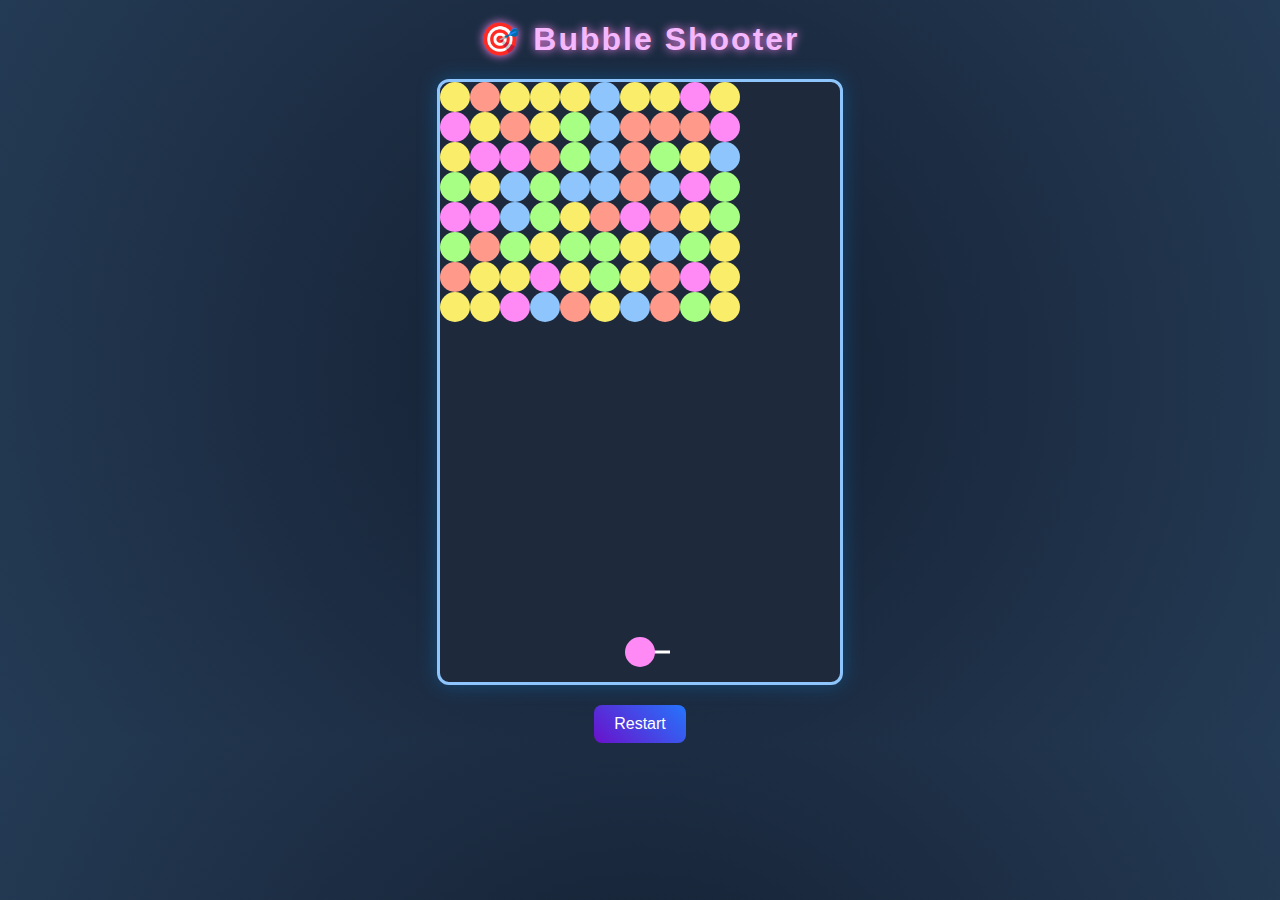
<file: games/Bubble Shooter/index.html>
<!DOCTYPE html>
<html lang="en">
<head>
  <meta charset="UTF-8" />
  <meta name="viewport" content="width=device-width, initial-scale=1.0" />
  <title>Bubble Shooter</title>
  <link rel="stylesheet" href="style.css" />
</head>
<body>
  <h1>🎯 Bubble Shooter</h1>
  <canvas id="gameCanvas"></canvas>
  <div class="controls">
    <button id="restartBtn">Restart</button>
  </div>

  <script src="script.js"></script>
</body>
</html>
</file>
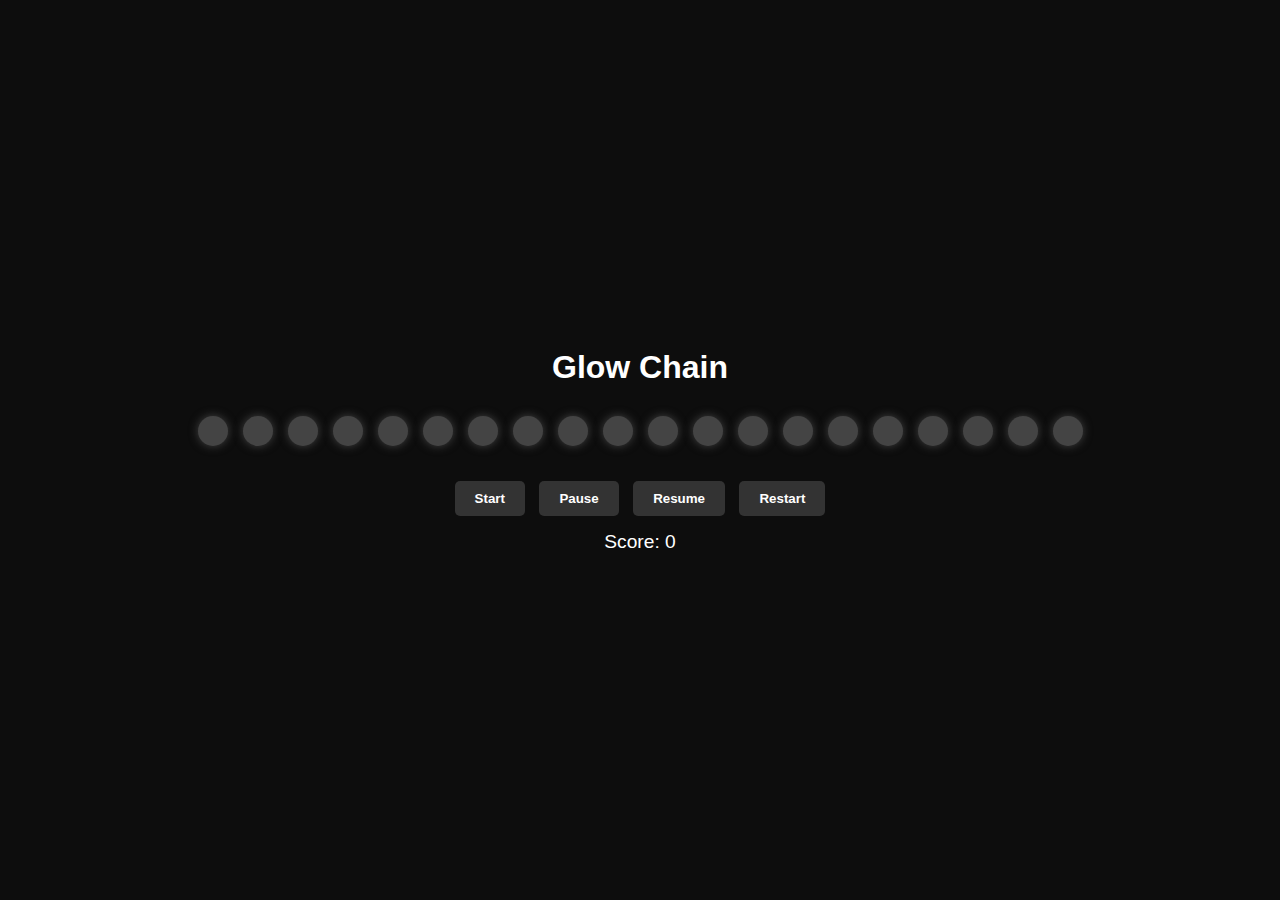
<file: games/glow-chain/index.html>
<!DOCTYPE html>
<html lang="en">
<head>
  <meta charset="UTF-8">
  <meta name="viewport" content="width=device-width, initial-scale=1.0">
  <link rel="stylesheet" href="style.css">
</head>
<body>
  <div class="game-container">
    <h1>Glow Chain</h1>
    <div class="bulb-line" id="bulb-line"></div>
    <div class="controls">
      <button id="start-btn">Start</button>
      <button id="pause-btn">Pause</button>
      <button id="resume-btn">Resume</button>
      <button id="restart-btn">Restart</button>
    </div>
    <p id="score">Score: 0</p>
    <p id="message"></p>
  </div>
  <audio id="pop-sound" src="https://www.soundjay.com/button/sounds/button-16.mp3"></audio>
  <audio id="bg-music" src="https://www.soundhelix.com/examples/mp3/SoundHelix-Song-1.mp3" loop></audio>
  <script src="script.js"></script>
</body>
</html>
</file>
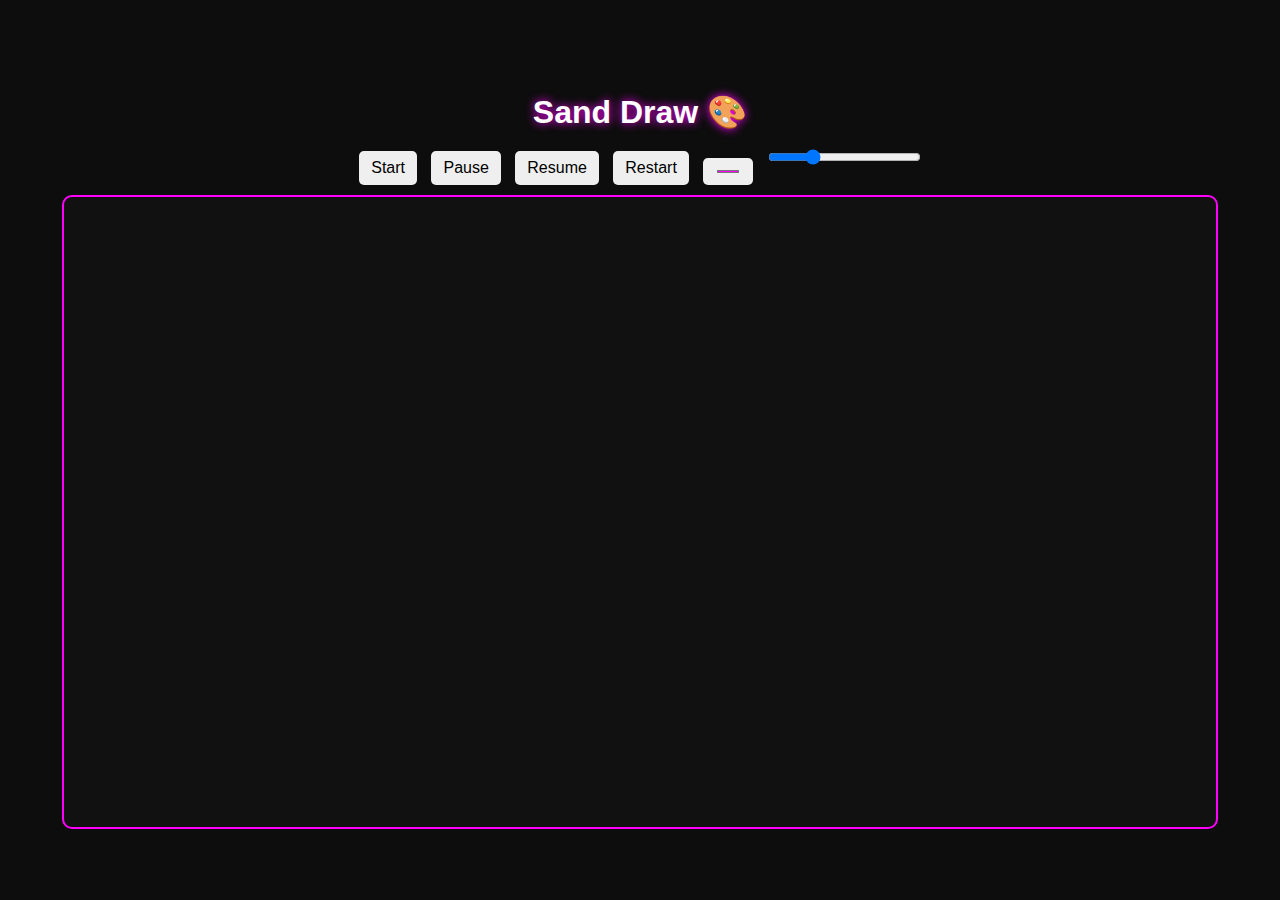
<file: games/sand-draw/index.html>
<!DOCTYPE html>
<html lang="en">
<head>
    <meta charset="UTF-8" />
    <meta name="viewport" content="width=device-width, initial-scale=1.0" />
    <link rel="stylesheet" href="style.css" />
</head>
<body>
    <div class="game-ui">
        <h1>Sand Draw 🎨</h1>
        <div class="controls">
            <button id="start-btn">Start</button>
            <button id="pause-btn">Pause</button>
            <button id="resume-btn">Resume</button>
            <button id="restart-btn">Restart</button>
            <input type="color" id="color-picker" value="#ff00ff" title="Line Color">
            <input type="range" id="thickness" min="1" max="10" value="3" title="Line Thickness">
        </div>
        <canvas id="sandCanvas"></canvas>
    </div>

    <!-- Optional sound -->
    <audio id="draw-sound" src="https://www.soundjay.com/misc/sounds/laser-01.mp3"></audio>

    <script src="script.js"></script>
</body>
</html>
</file>
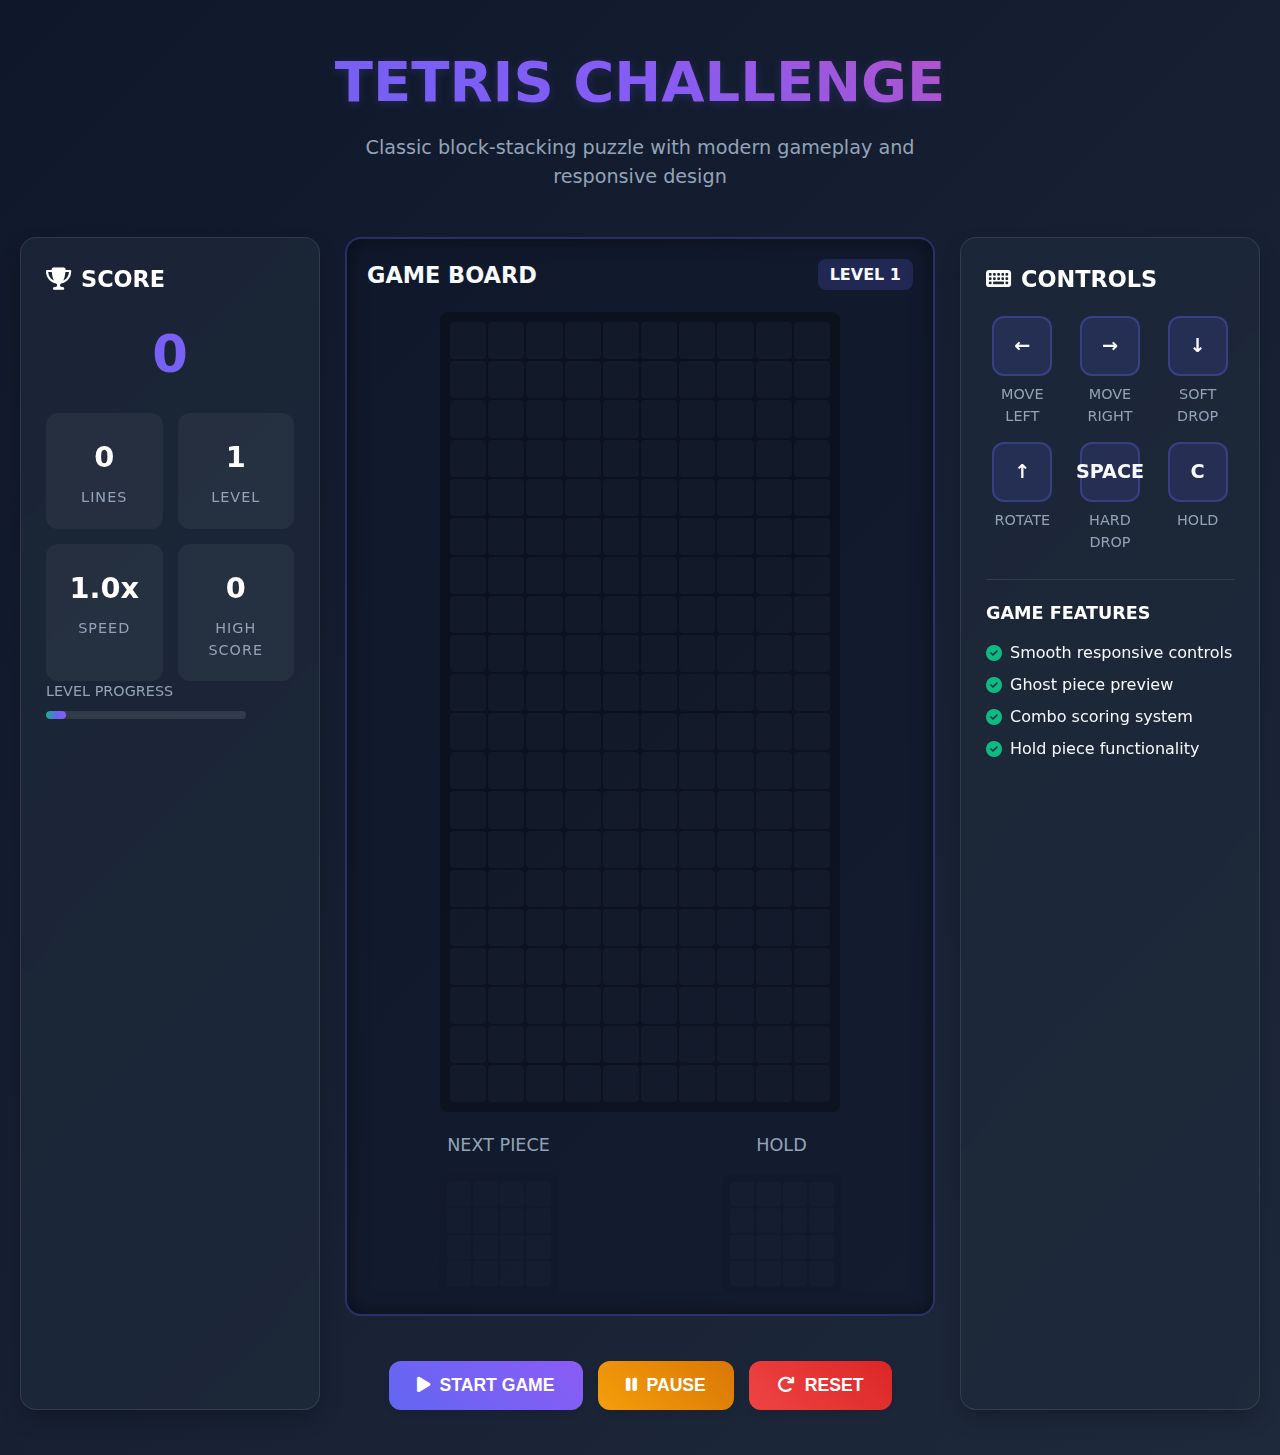
<file: games/Tetris/index.html>
<!DOCTYPE html>
<html lang="en">
<head>
    <meta charset="UTF-8">
    <meta name="viewport" content="width=device-width, initial-scale=1.0">
    <title>TETRIS Challenge Mode</title>
    <link rel="stylesheet" href="https://cdnjs.cloudflare.com/ajax/libs/font-awesome/6.4.0/css/all.min.css">
    <style>
        * {
            margin: 0;
            padding: 0;
            box-sizing: border-box;
        }

        :root {
            --primary: #6366f1;
            --primary-dark: #4f46e5;
            --secondary: #8b5cf6;
            --success: #10b981;
            --danger: #ef4444;
            --warning: #f59e0b;
            --dark: #1e293b;
            --darker: #0f172a;
            --light: #f8fafc;
            --gray: #64748b;
            --glass: rgba(30, 41, 59, 0.7);
            --border: rgba(255, 255, 255, 0.1);
        }

        body {
            background: linear-gradient(135deg, #0f172a, #1e293b);
            color: var(--light);
            font-family: 'Segoe UI', system-ui, -apple-system, sans-serif;
            line-height: 1.5;
            min-height: 100vh;
            overflow-x: hidden;
            padding: 20px;
        }

        /* Container with proper scrolling */
        .container {
            max-width: 1400px;
            margin: 0 auto;
        }

        /* Header styling */
        .header {
            text-align: center;
            padding: 20px 0;
            margin-bottom: 25px;
        }

        .title {
            font-size: 3.5rem;
            font-weight: 800;
            margin-bottom: 10px;
            background: linear-gradient(45deg, #6366f1, #8b5cf6, #ec4899);
            -webkit-background-clip: text;
            background-clip: text;
            color: transparent;
            text-shadow: 0 2px 10px rgba(99, 102, 241, 0.2);
        }

        .subtitle {
            font-size: 1.2rem;
            color: #94a3b8;
            max-width: 600px;
            margin: 0 auto;
            font-weight: 300;
        }

        /* Main game layout */
        .game-layout {
            display: grid;
            grid-template-columns: 300px 1fr 300px;
            gap: 25px;
            margin-bottom: 25px;
        }

        /* Stats panel */
        .stats-panel {
            background: var(--glass);
            backdrop-filter: blur(12px);
            border-radius: 16px;
            padding: 25px;
            border: 1px solid var(--border);
            box-shadow: 0 10px 25px -5px rgba(0, 0, 0, 0.3);
        }

        .panel-title {
            font-size: 1.4rem;
            font-weight: 700;
            margin-bottom: 20px;
            color: white;
            display: flex;
            align-items: center;
            gap: 10px;
        }

        .score-display {
            font-size: 3.2rem;
            font-weight: 800;
            text-align: center;
            margin: 15px 0;
            background: linear-gradient(45deg, #6366f1, #8b5cf6);
            -webkit-background-clip: text;
            background-clip: text;
            color: transparent;
        }

        .stats-grid {
            display: grid;
            grid-template-columns: 1fr 1fr;
            gap: 15px;
            margin-top: 20px;
        }

        .stat-item {
            text-align: center;
            padding: 15px;
            background: rgba(255, 255, 255, 0.05);
            border-radius: 12px;
        }

        .stat-value {
            font-size: 1.8rem;
            font-weight: 700;
            color: white;
            margin: 8px 0;
        }

        .stat-label {
            font-size: 0.9rem;
            color: #94a3b8;
            text-transform: uppercase;
            letter-spacing: 1px;
        }

        /* Game board container */
        .game-container {
            display: flex;
            flex-direction: column;
            gap: 20px;
        }

        .board-wrapper {
            background: rgba(15, 23, 42, 0.6);
            border-radius: 16px;
            padding: 20px;
            border: 2px solid rgba(99, 102, 241, 0.3);
            box-shadow: inset 0 0 20px rgba(0, 0, 0, 0.5);
        }

        .board-header {
            display: flex;
            justify-content: space-between;
            align-items: center;
            margin-bottom: 20px;
        }

        .level-progress {
            flex: 1;
            max-width: 200px;
        }

        .progress-label {
            font-size: 0.9rem;
            color: #94a3b8;
            margin-bottom: 8px;
        }

        .progress-bar {
            height: 8px;
            background: rgba(255, 255, 255, 0.1);
            border-radius: 4px;
            overflow: hidden;
        }

        .progress-fill {
            height: 100%;
            background: linear-gradient(90deg, #10b981, #6366f1, #8b5cf6);
            border-radius: 4px;
            width: 10%;
            transition: width 0.5s ease;
        }

        /* Game board styling */
        .game-board {
            display: grid;
            grid-template-columns: repeat(10, 1fr);
            grid-template-rows: repeat(20, 1fr);
            gap: 2px;
            background: rgba(0, 0, 0, 0.3);
            border-radius: 8px;
            padding: 10px;
            aspect-ratio: 1/2;
            margin: 0 auto;
            max-width: 100%;
            width: min(400px, 90vw);
        }

        .cell {
            border-radius: 4px;
            background: rgba(30, 41, 59, 0.4);
            transition: all 0.2s ease;
            position: relative;
        }

        .cell::after {
            content: '';
            position: absolute;
            top: 2px;
            left: 2px;
            right: 2px;
            bottom: 2px;
            background: rgba(255, 255, 255, 0.08);
            border-radius: 2px;
            opacity: 0;
            transition: opacity 0.2s ease;
        }

        .cell.active::after {
            opacity: 1;
        }

        /* Tetromino colors */
        .I { background: linear-gradient(135deg, #06b6d4, #0891b2); }
        .O { background: linear-gradient(135deg, #f59e0b, #d97706); }
        .T { background: linear-gradient(135deg, #8b5cf6, #7c3aed); }
        .S { background: linear-gradient(135deg, #10b981, #059669); }
        .Z { background: linear-gradient(135deg, #ef4444, #dc2626); }
        .J { background: linear-gradient(135deg, #3b82f6, #2563eb); }
        .L { background: linear-gradient(135deg, #f97316, #ea580c); }

        /* Preview panels */
        .preview-container {
            display: flex;
            gap: 20px;
            margin-top: 20px;
        }

        .preview-panel {
            flex: 1;
            text-align: center;
        }

        .preview-title {
            font-size: 1.1rem;
            color: #94a3b8;
            margin-bottom: 15px;
        }

        .preview-grid {
            display: grid;
            grid-template-columns: repeat(4, 1fr);
            grid-template-rows: repeat(4, 1fr);
            gap: 2px;
            width: 120px;
            height: 120px;
            background: rgba(15, 23, 42, 0.5);
            border-radius: 10px;
            padding: 8px;
            margin: 0 auto;
        }

        .preview-cell {
            border-radius: 3px;
            background: rgba(30, 41, 59, 0.3);
        }

        /* Controls section */
        .controls-section {
            background: var(--glass);
            backdrop-filter: blur(12px);
            border-radius: 16px;
            padding: 25px;
            border: 1px solid var(--border);
            box-shadow: 0 10px 25px -5px rgba(0, 0, 0, 0.3);
        }

        .controls-grid {
            display: grid;
            grid-template-columns: repeat(3, 1fr);
            gap: 15px;
            margin-top: 20px;
        }

        .control-item {
            display: flex;
            flex-direction: column;
            align-items: center;
            gap: 8px;
        }

        .key {
            width: 60px;
            height: 60px;
            display: flex;
            align-items: center;
            justify-content: center;
            background: rgba(99, 102, 241, 0.15);
            border: 2px solid rgba(99, 102, 241, 0.3);
            border-radius: 12px;
            font-weight: 700;
            font-size: 1.2rem;
        }

        .key-label {
            font-size: 0.9rem;
            color: #94a3b8;
            text-align: center;
        }

        /* Game buttons */
        .game-buttons {
            display: flex;
            gap: 15px;
            justify-content: center;
            margin-top: 25px;
            flex-wrap: wrap;
        }

        .btn {
            padding: 14px 28px;
            border: none;
            border-radius: 12px;
            font-size: 1.1rem;
            font-weight: 600;
            cursor: pointer;
            transition: all 0.3s ease;
            display: flex;
            align-items: center;
            gap: 10px;
            box-shadow: 0 4px 6px -1px rgba(0, 0, 0, 0.1);
        }

        .btn:hover {
            transform: translateY(-2px);
            box-shadow: 0 10px 15px -3px rgba(0, 0, 0, 0.1);
        }

        .btn:active {
            transform: translateY(0);
        }

        .btn-primary {
            background: linear-gradient(45deg, var(--primary), var(--secondary));
            color: white;
        }

        .btn-primary:hover {
            background: linear-gradient(45deg, var(--primary-dark), #7c3aed);
        }

        .btn-warning {
            background: linear-gradient(45deg, #f59e0b, #d97706);
            color: white;
        }

        .btn-warning:hover {
            background: linear-gradient(45deg, #d97706, #b45309);
        }

        .btn-danger {
            background: linear-gradient(45deg, #ef4444, #dc2626);
            color: white;
        }

        .btn-danger:hover {
            background: linear-gradient(45deg, #dc2626, #b91c1c);
        }

        /* Game over modal */
        .modal {
            position: fixed;
            top: 0;
            left: 0;
            width: 100%;
            height: 100%;
            background: rgba(0, 0, 0, 0.85);
            display: flex;
            justify-content: center;
            align-items: center;
            z-index: 1000;
            opacity: 0;
            visibility: hidden;
            transition: all 0.4s ease;
        }

        .modal.active {
            opacity: 1;
            visibility: visible;
        }

        .modal-content {
            background: linear-gradient(135deg, var(--darker), var(--dark));
            border-radius: 20px;
            padding: 40px;
            width: 90%;
            max-width: 500px;
            text-align: center;
            transform: scale(0.8);
            transition: transform 0.4s ease;
            border: 1px solid rgba(99, 102, 241, 0.3);
        }

        .modal.active .modal-content {
            transform: scale(1);
        }

        .modal-title {
            font-size: 2.8rem;
            font-weight: 800;
            margin-bottom: 30px;
            color: #ef4444;
        }

        .final-score {
            font-size: 3.5rem;
            font-weight: 800;
            margin: 20px 0;
            background: linear-gradient(45deg, #6366f1, #8b5cf6, #ec4899);
            -webkit-background-clip: text;
            background-clip: text;
            color: transparent;
        }

        .modal-stats {
            display: grid;
            grid-template-columns: 1fr 1fr;
            gap: 15px;
            margin: 25px 0;
        }

        .stat {
            padding: 15px;
            background: rgba(255, 255, 255, 0.05);
            border-radius: 12px;
        }

        .stat-label {
            font-size: 0.9rem;
            color: #94a3b8;
            margin-bottom: 5px;
        }

        .stat-value {
            font-size: 1.8rem;
            font-weight: 700;
            color: white;
        }

        .modal-buttons {
            display: flex;
            gap: 15px;
            justify-content: center;
            margin-top: 30px;
        }

        /* Responsive design */
        @media (max-width: 1200px) {
            .game-layout {
                grid-template-columns: 250px 1fr 250px;
            }
        }

        @media (max-width: 992px) {
            .game-layout {
                grid-template-columns: 1fr;
            }
            
            .preview-container {
                flex-direction: column;
                align-items: center;
            }
            
            .stats-panel, .controls-section {
                width: 100%;
            }
        }

        @media (max-width: 768px) {
            .title {
                font-size: 2.8rem;
            }
            
            .game-board {
                width: min(320px, 90vw);
            }
            
            .controls-grid {
                grid-template-columns: repeat(2, 1fr);
            }
            
            .game-buttons {
                flex-direction: column;
                align-items: center;
            }
            
            .btn {
                width: 100%;
                max-width: 300px;
                justify-content: center;
            }
        }

        @media (max-width: 480px) {
            .title {
                font-size: 2.2rem;
            }
            
            .subtitle {
                font-size: 1rem;
            }
            
            .game-board {
                width: min(280px, 90vw);
            }
            
            .preview-grid {
                width: 100px;
                height: 100px;
            }
            
            .key {
                width: 50px;
                height: 50px;
                font-size: 1rem;
            }
        }

        /* Animations */
        @keyframes pulse {
            0% { box-shadow: 0 0 0 0 rgba(99, 102, 241, 0.4); }
            70% { box-shadow: 0 0 0 10px rgba(99, 102, 241, 0); }
            100% { box-shadow: 0 0 0 0 rgba(99, 102, 241, 0); }
        }

        .pulse {
            animation: pulse 1.5s infinite;
        }

        @keyframes lineClear {
            0% { background-color: rgba(255, 255, 255, 0.8); transform: scale(1); }
            50% { background-color: rgba(255, 255, 255, 0.9); transform: scale(1.05); }
            100% { background-color: transparent; transform: scale(1); }
        }

        .line-clear {
            animation: lineClear 0.4s ease;
        }
    </style>
</head>
<body>
    <div class="container">
        <header class="header">
            <h1 class="title">TETRIS CHALLENGE</h1>
            <p class="subtitle">Classic block-stacking puzzle with modern gameplay and responsive design</p>
        </header>

        <div class="game-layout">
            <!-- Left Stats Panel -->
            <div class="stats-panel">
                <h2 class="panel-title"><i class="fas fa-trophy"></i> SCORE</h2>
                <div class="score-display" id="score">0</div>
                
                <div class="stats-grid">
                    <div class="stat-item">
                        <div class="stat-value" id="lines">0</div>
                        <div class="stat-label">LINES</div>
                    </div>
                    <div class="stat-item">
                        <div class="stat-value" id="level">1</div>
                        <div class="stat-label">LEVEL</div>
                    </div>
                    <div class="stat-item">
                        <div class="stat-value" id="speed">1.0x</div>
                        <div class="stat-label">SPEED</div>
                    </div>
                    <div class="stat-item">
                        <div class="stat-value" id="high-score">0</div>
                        <div class="stat-label">HIGH SCORE</div>
                    </div>
                </div>

                <div class="level-progress">
                    <div class="progress-label">LEVEL PROGRESS</div>
                    <div class="progress-bar">
                        <div class="progress-fill" id="level-fill"></div>
                    </div>
                </div>
            </div>

            <!-- Main Game Area -->
            <div class="game-container">
                <div class="board-wrapper">
                    <div class="board-header">
                        <h2 style="font-size: 1.4rem; font-weight: 700;">GAME BOARD</h2>
                        <div class="level-display">
                            <span style="background: rgba(99, 102, 241, 0.2); padding: 6px 12px; border-radius: 8px; font-weight: 600;">
                                LEVEL <span id="level-display">1</span>
                            </span>
                        </div>
                    </div>
                    <div class="game-board" id="game-board"></div>
                    
                    <div class="preview-container">
                        <div class="preview-panel">
                            <div class="preview-title">NEXT PIECE</div>
                            <div class="preview-grid" id="next-piece"></div>
                        </div>
                        <div class="preview-panel">
                            <div class="preview-title">HOLD</div>
                            <div class="preview-grid" id="hold-piece"></div>
                        </div>
                    </div>
                </div>
                
                <div class="game-buttons">
                    <button id="start-btn" class="btn btn-primary">
                        <i class="fas fa-play"></i> START GAME
                    </button>
                    <button id="pause-btn" class="btn btn-warning">
                        <i class="fas fa-pause"></i> PAUSE
                    </button>
                    <button id="reset-btn" class="btn btn-danger">
                        <i class="fas fa-redo"></i> RESET
                    </button>
                </div>
            </div>

            <!-- Right Controls Panel -->
            <div class="controls-section">
                <h2 class="panel-title"><i class="fas fa-keyboard"></i> CONTROLS</h2>
                
                <div class="controls-grid">
                    <div class="control-item">
                        <div class="key">←</div>
                        <div class="key-label">MOVE LEFT</div>
                    </div>
                    <div class="control-item">
                        <div class="key">→</div>
                        <div class="key-label">MOVE RIGHT</div>
                    </div>
                    <div class="control-item">
                        <div class="key">↓</div>
                        <div class="key-label">SOFT DROP</div>
                    </div>
                    <div class="control-item">
                        <div class="key">↑</div>
                        <div class="key-label">ROTATE</div>
                    </div>
                    <div class="control-item">
                        <div class="key">SPACE</div>
                        <div class="key-label">HARD DROP</div>
                    </div>
                    <div class="control-item">
                        <div class="key">C</div>
                        <div class="key-label">HOLD</div>
                    </div>
                </div>
                
                <div style="margin-top: 25px; padding-top: 20px; border-top: 1px solid var(--border);">
                    <h3 style="font-size: 1.1rem; margin-bottom: 15px; color: white;">GAME FEATURES</h3>
                    <ul style="list-style: none; display: grid; gap: 8px;">
                        <li style="display: flex; align-items: center; gap: 8px;">
                            <i class="fas fa-check-circle" style="color: #10b981;"></i>
                            <span>Smooth responsive controls</span>
                        </li>
                        <li style="display: flex; align-items: center; gap: 8px;">
                            <i class="fas fa-check-circle" style="color: #10b981;"></i>
                            <span>Ghost piece preview</span>
                        </li>
                        <li style="display: flex; align-items: center; gap: 8px;">
                            <i class="fas fa-check-circle" style="color: #10b981;"></i>
                            <span>Combo scoring system</span>
                        </li>
                        <li style="display: flex; align-items: center; gap: 8px;">
                            <i class="fas fa-check-circle" style="color: #10b981;"></i>
                            <span>Hold piece functionality</span>
                        </li>
                    </ul>
                </div>
            </div>
        </div>
    </div>

    <!-- Game Over Modal -->
    <div class="modal" id="game-over-modal">
        <div class="modal-content">
            <h2 class="modal-title"><i class="fas fa-skull-crossbones"></i> GAME OVER</h2>
            <p>Your final score</p>
            <div class="final-score" id="final-score">0</div>
            
            <div class="modal-stats">
                <div class="stat">
                    <div class="stat-label">LEVEL</div>
                    <div class="stat-value" id="final-level">1</div>
                </div>
                <div class="stat">
                    <div class="stat-label">LINES</div>
                    <div class="stat-value" id="final-lines">0</div>
                </div>
            </div>
            
            <div class="modal-buttons">
                <button id="restart-btn" class="btn btn-primary">
                    <i class="fas fa-redo"></i> PLAY AGAIN
                </button>
            </div>
        </div>
    </div>

    <script>
        // Tetris Game Implementation
        class TetrisGame {
            constructor() {
                // DOM elements
                this.boardElement = document.getElementById('game-board');
                this.nextPieceElement = document.getElementById('next-piece');
                this.holdPieceElement = document.getElementById('hold-piece');
                this.scoreElement = document.getElementById('score');
                this.highScoreElement = document.getElementById('high-score');
                this.linesElement = document.getElementById('lines');
                this.levelElement = document.getElementById('level');
                this.levelDisplayElement = document.getElementById('level-display');
                this.speedElement = document.getElementById('speed');
                this.levelFillElement = document.getElementById('level-fill');
                this.finalScoreElement = document.getElementById('final-score');
                this.finalLevelElement = document.getElementById('final-level');
                this.finalLinesElement = document.getElementById('final-lines');
                
                // Buttons
                this.startBtn = document.getElementById('start-btn');
                this.pauseBtn = document.getElementById('pause-btn');
                this.resetBtn = document.getElementById('reset-btn');
                this.restartBtn = document.getElementById('restart-btn');
                this.gameOverModal = document.getElementById('game-over-modal');
                
                // Game state
                this.board = Array(20).fill().map(() => Array(10).fill(0));
                this.currentPiece = null;
                this.nextPiece = null;
                this.holdPiece = null;
                this.holdUsed = false;
                this.score = 0;
                this.highScore = localStorage.getItem('tetrisHighScore') || 0;
                this.lines = 0;
                this.level = 1;
                this.isPaused = false;
                this.isGameOver = false;
                this.gameInterval = null;
                this.dropSpeed = 1000;
                
                // Tetromino definitions
                this.tetrominoes = {
                    I: {
                        shape: [
                            [0, 0, 0, 0],
                            [1, 1, 1, 1],
                            [0, 0, 0, 0],
                            [0, 0, 0, 0]
                        ],
                        color: 'I'
                    },
                    O: {
                        shape: [
                            [1, 1],
                            [1, 1]
                        ],
                        color: 'O'
                    },
                    T: {
                        shape: [
                            [0, 1, 0],
                            [1, 1, 1],
                            [0, 0, 0]
                        ],
                        color: 'T'
                    },
                    S: {
                        shape: [
                            [0, 1, 1],
                            [1, 1, 0],
                            [0, 0, 0]
                        ],
                        color: 'S'
                    },
                    Z: {
                        shape: [
                            [1, 1, 0],
                            [0, 1, 1],
                            [0, 0, 0]
                        ],
                        color: 'Z'
                    },
                    J: {
                        shape: [
                            [1, 0, 0],
                            [1, 1, 1],
                            [0, 0, 0]
                        ],
                        color: 'J'
                    },
                    L: {
                        shape: [
                            [0, 0, 1],
                            [1, 1, 1],
                            [0, 0, 0]
                        ],
                        color: 'L'
                    }
                };
                
                // Initialize the game
                this.init();
            }
            
            init() {
                // Set high score display
                this.highScoreElement.textContent = this.highScore;
                
                // Create game board
                this.createBoard();
                
                // Create preview displays
                this.createPreviewDisplays();
                
                // Event listeners
                this.startBtn.addEventListener('click', () => this.startGame());
                this.pauseBtn.addEventListener('click', () => this.togglePause());
                this.resetBtn.addEventListener('click', () => this.resetGame());
                this.restartBtn.addEventListener('click', () => this.restartGame());
                
                // Keyboard controls
                document.addEventListener('keydown', (e) => this.handleKeyPress(e));
                
                // Initial state
                this.updateDisplay();
            }
            
            createBoard() {
                this.boardElement.innerHTML = '';
                for (let row = 0; row < 20; row++) {
                    for (let col = 0; col < 10; col++) {
                        const cell = document.createElement('div');
                        cell.classList.add('cell');
                        this.boardElement.appendChild(cell);
                    }
                }
            }
            
            createPreviewDisplays() {
                // Next piece display
                this.nextPieceElement.innerHTML = '';
                for (let i = 0; i < 16; i++) {
                    const cell = document.createElement('div');
                    cell.classList.add('preview-cell');
                    this.nextPieceElement.appendChild(cell);
                }
                
                // Hold piece display
                this.holdPieceElement.innerHTML = '';
                for (let i = 0; i < 16; i++) {
                    const cell = document.createElement('div');
                    cell.classList.add('preview-cell');
                    this.holdPieceElement.appendChild(cell);
                }
            }
            
            getRandomPiece() {
                const pieces = Object.keys(this.tetrominoes);
                const randomPiece = pieces[Math.floor(Math.random() * pieces.length)];
                return {
                    shape: this.tetrominoes[randomPiece].shape,
                    color: this.tetrominoes[randomPiece].color,
                    type: randomPiece,
                    row: 0,
                    col: Math.floor((10 - this.tetrominoes[randomPiece].shape[0].length) / 2)
                };
            }
            
            drawBoard() {
                // Clear the board
                document.querySelectorAll('.cell').forEach(cell => {
                    cell.className = 'cell';
                    const index = Array.from(this.boardElement.children).indexOf(cell);
                    const row = Math.floor(index / 10);
                    const col = index % 10;
                    if (this.board[row][col]) {
                        cell.classList.add(this.board[row][col]);
                        cell.classList.add('active');
                    }
                });
                
                // Draw current piece
                if (this.currentPiece && !this.isPaused && !this.isGameOver) {
                    // Draw ghost piece (preview of where piece will land)
                    this.drawGhostPiece();
                    
                    // Draw active piece
                    for (let row = 0; row < this.currentPiece.shape.length; row++) {
                        for (let col = 0; col < this.currentPiece.shape[row].length; col++) {
                            if (this.currentPiece.shape[row][col]) {
                                const boardRow = this.currentPiece.row + row;
                                const boardCol = this.currentPiece.col + col;
                                if (boardRow >= 0 && boardRow < 20 && boardCol >= 0 && boardCol < 10) {
                                    const index = boardRow * 10 + boardCol;
                                    const cell = this.boardElement.children[index];
                                    if (cell) {
                                        cell.classList.add(this.currentPiece.color);
                                        cell.classList.add('active');
                                    }
                                }
                            }
                        }
                    }
                }
            }
            
            drawGhostPiece() {
                if (!this.currentPiece) return;
                
                // Find where the piece would land
                let ghostRow = this.currentPiece.row;
                while (!this.checkCollision(this.currentPiece, ghostRow + 1, this.currentPiece.col)) {
                    ghostRow++;
                }
                
                // Draw ghost piece
                for (let row = 0; row < this.currentPiece.shape.length; row++) {
                    for (let col = 0; col < this.currentPiece.shape[row].length; col++) {
                        if (this.currentPiece.shape[row][col]) {
                            const boardRow = ghostRow + row;
                            const boardCol = this.currentPiece.col + col;
                            if (boardRow >= 0 && boardRow < 20 && boardCol >= 0 && boardCol < 10) {
                                const index = boardRow * 10 + boardCol;
                                const cell = this.boardElement.children[index];
                                if (cell && !cell.classList.contains('active')) {
                                    cell.style.opacity = '0.3';
                                }
                            }
                        }
                    }
                }
            }
            
            drawNextPiece() {
                this.nextPieceElement.querySelectorAll('.preview-cell').forEach(cell => {
                    cell.className = 'preview-cell';
                });
                
                if (this.nextPiece) {
                    const offsetX = (4 - this.nextPiece.shape[0].length) / 2;
                    const offsetY = (4 - this.nextPiece.shape.length) / 2;
                    
                    for (let row = 0; row < this.nextPiece.shape.length; row++) {
                        for (let col = 0; col < this.nextPiece.shape[row].length; col++) {
                            if (this.nextPiece.shape[row][col]) {
                                const displayRow = Math.floor(offsetY) + row;
                                const displayCol = Math.floor(offsetX) + col;
                                const index = displayRow * 4 + displayCol;
                                const cell = this.nextPieceElement.children[index];
                                if (cell) {
                                    cell.classList.add(this.nextPiece.color);
                                }
                            }
                        }
                    }
                }
            }
            
            drawHoldPiece() {
                this.holdPieceElement.querySelectorAll('.preview-cell').forEach(cell => {
                    cell.className = 'preview-cell';
                });
                
                if (this.holdPiece) {
                    const offsetX = (4 - this.holdPiece.shape[0].length) / 2;
                    const offsetY = (4 - this.holdPiece.shape.length) / 2;
                    
                    for (let row = 0; row < this.holdPiece.shape.length; row++) {
                        for (let col = 0; col < this.holdPiece.shape[row].length; col++) {
                            if (this.holdPiece.shape[row][col]) {
                                const displayRow = Math.floor(offsetY) + row;
                                const displayCol = Math.floor(offsetX) + col;
                                const index = displayRow * 4 + displayCol;
                                const cell = this.holdPieceElement.children[index];
                                if (cell) {
                                    cell.classList.add(this.holdPiece.color);
                                }
                            }
                        }
                    }
                }
            }
            
            checkCollision(piece, rowOffset = 0, colOffset = 0) {
                if (!piece) return false;
                
                for (let row = 0; row < piece.shape.length; row++) {
                    for (let col = 0; col < piece.shape[row].length; col++) {
                        if (piece.shape[row][col]) {
                            const newRow = piece.row + row + rowOffset;
                            const newCol = piece.col + col + colOffset;
                            
                            // Check boundaries
                            if (newCol < 0 || newCol >= 10 || newRow >= 20) {
                                return true;
                            }
                            
                            // Check collision with placed pieces (only for rows >= 0)
                            if (newRow >= 0 && this.board[newRow][newCol]) {
                                return true;
                            }
                        }
                    }
                }
                return false;
            }
            
            rotatePiece() {
                if (!this.currentPiece || this.isPaused || this.isGameOver || this.currentPiece.type === 'O') {
                    return false;
                }
                
                const originalShape = this.currentPiece.shape;
                const rows = originalShape.length;
                const cols = originalShape[0].length;
                
                // Create new rotated shape (90 degrees clockwise)
                const rotated = Array(cols).fill().map(() => Array(rows).fill(0));
                for (let row = 0; row < rows; row++) {
                    for (let col = 0; col < cols; col++) {
                        rotated[col][rows - 1 - row] = originalShape[row][col];
                    }
                }
                
                const originalShapeRef = this.currentPiece.shape;
                this.currentPiece.shape = rotated;
                
                // Wall kick - try different positions if rotation causes collision
                const kicks = [
                    { row: 0, col: 0 },      // Original position
                    { row: 0, col: -1 },     // Left
                    { row: 0, col: 1 },      // Right
                    { row: -1, col: 0 },     // Up
                    { row: 1, col: 0 },      // Down
                ];
                
                let validPosition = false;
                for (const kick of kicks) {
                    if (!this.checkCollision(this.currentPiece, kick.row, kick.col)) {
                        this.currentPiece.row += kick.row;
                        this.currentPiece.col += kick.col;
                        validPosition = true;
                        break;
                    }
                }
                
                if (!validPosition) {
                    // Restore original shape if no valid position found
                    this.currentPiece.shape = originalShapeRef;
                    return false;
                }
                
                this.drawBoard();
                return true;
            }
            
            movePiece(rowOffset, colOffset) {
                if (!this.currentPiece || this.isPaused || this.isGameOver) return false;
                
                if (!this.checkCollision(this.currentPiece, rowOffset, colOffset)) {
                    this.currentPiece.row += rowOffset;
                    this.currentPiece.col += colOffset;
                    this.drawBoard();
                    return true;
                }
                return false;
            }
            
            hardDrop() {
                if (!this.currentPiece || this.isPaused || this.isGameOver) return;
                
                let dropped = 0;
                while (this.movePiece(1, 0)) {
                    dropped++;
                    this.score += 1; // Bonus points for hard drop
                }
                
                if (dropped > 0) {
                    this.updateDisplay();
                }
                
                this.placePiece();
            }
            
            holdCurrentPiece() {
                if (this.isPaused || this.isGameOver || this.holdUsed) return;
                
                if (!this.holdPiece) {
                    // First hold - take current piece and get new one
                    this.holdPiece = {
                        shape: this.tetrominoes[this.currentPiece.type].shape,
                        color: this.currentPiece.color,
                        type: this.currentPiece.type
                    };
                    this.currentPiece = this.nextPiece;
                    this.nextPiece = this.getRandomPiece();
                    this.drawNextPiece();
                    this.drawHoldPiece();
                } else {
                    // Swap current piece with hold piece
                    const temp = {
                        shape: this.tetrominoes[this.currentPiece.type].shape,
                        color: this.currentPiece.color,
                        type: this.currentPiece.type
                    };
                    
                    this.currentPiece = {
                        shape: this.tetrominoes[this.holdPiece.type].shape,
                        color: this.holdPiece.color,
                        type: this.holdPiece.type,
                        row: 0,
                        col: Math.floor((10 - this.tetrominoes[this.holdPiece.type].shape[0].length) / 2)
                    };
                    
                    this.holdPiece = temp;
                    this.drawHoldPiece();
                }
                
                this.holdUsed = true;
                this.drawBoard();
            }
            
            placePiece() {
                if (!this.currentPiece) return;
                
                // Add piece to board
                for (let row = 0; row < this.currentPiece.shape.length; row++) {
                    for (let col = 0; col < this.currentPiece.shape[row].length; col++) {
                        if (this.currentPiece.shape[row][col]) {
                            const boardRow = this.currentPiece.row + row;
                            const boardCol = this.currentPiece.col + col;
                            if (boardRow >= 0 && boardRow < 20) {
                                this.board[boardRow][boardCol] = this.currentPiece.color;
                            }
                        }
                    }
                }
                
                this.holdUsed = false;
                
                // Check for completed lines
                this.clearLines();
                
                // Get next piece
                this.currentPiece = this.nextPiece;
                this.nextPiece = this.getRandomPiece();
                this.drawNextPiece();
                
                // Check if game over
                if (this.checkCollision(this.currentPiece)) {
                    this.gameOver();
                    return;
                }
                
                this.drawBoard();
            }
            
            clearLines() {
                let linesCleared = 0;
                let linesToClear = [];
                
                // Find completed lines
                for (let row = 19; row >= 0; row--) {
                    if (this.board[row].every(cell => cell !== 0)) {
                        linesToClear.push(row);
                        linesCleared++;
                    }
                }
                
                if (linesCleared > 0) {
                    // Animate line clear
                    linesToClear.forEach(row => {
                        for (let col = 0; col < 10; col++) {
                            const index = row * 10 + col;
                            const cell = this.boardElement.children[index];
                            if (cell) {
                                cell.classList.add('line-clear');
                            }
                        }
                    });
                    
                    // Update score based on lines cleared and level
                    const linePoints = [0, 100, 300, 500, 800]; // 0, 1, 2, 3, 4 lines
                    const baseScore = linePoints[linesCleared];
                    const levelBonus = baseScore * (this.level - 1);
                    
                    this.score += baseScore + levelBonus;
                    
                    // Remove lines and add new empty lines at top
                    linesToClear.sort((a, b) => b - a); // Sort descending
                    linesToClear.forEach(row => {
                        this.board.splice(row, 1);
                        this.board.unshift(Array(10).fill(0));
                    });
                    
                    this.lines += linesCleared;
                    this.linesElement.textContent = this.lines;
                    
                    // Update level
                    const newLevel = Math.floor(this.lines / 10) + 1;
                    if (newLevel > this.level) {
                        this.level = newLevel;
                        this.levelElement.textContent = this.level;
                        this.levelDisplayElement.textContent = this.level;
                        
                        // Increase speed
                        this.dropSpeed = Math.max(100, 1000 - (this.level - 1) * 100);
                        this.speedElement.textContent = `${(1000 / this.dropSpeed).toFixed(1)}x`;
                    }
                    
                    // Update level progress
                    const levelProgress = (this.lines % 10) / 10 * 100;
                    this.levelFillElement.style.width = `${Math.min(100, levelProgress)}%`;
                    
                    // Update display
                    this.updateDisplay();
                    
                    // Visual feedback
                    this.scoreElement.classList.add('pulse');
                    setTimeout(() => this.scoreElement.classList.remove('pulse'), 1000);
                }
            }
            
            updateDisplay() {
                this.scoreElement.textContent = this.score;
                this.linesElement.textContent = this.lines;
                this.levelElement.textContent = this.level;
                this.levelDisplayElement.textContent = this.level;
                this.speedElement.textContent = `${(1000 / this.dropSpeed).toFixed(1)}x`;
                
                // Update high score
                if (this.score > this.highScore) {
                    this.highScore = this.score;
                    this.highScoreElement.textContent = this.highScore;
                    localStorage.setItem('tetrisHighScore', this.highScore);
                }
            }
            
            startGame() {
                if (this.isGameOver) {
                    this.resetGame();
                }
                
                if (!this.currentPiece) {
                    this.currentPiece = this.getRandomPiece();
                    this.nextPiece = this.getRandomPiece();
                    this.drawNextPiece();
                }
                
                this.isPaused = false;
                this.isGameOver = false;
                
                // Start game loop
                if (this.gameInterval) {
                    clearInterval(this.gameInterval);
                }
                
                this.gameInterval = setInterval(() => {
                    if (!this.isPaused && !this.isGameOver) {
                        if (!this.movePiece(1, 0)) {
                            this.placePiece();
                        }
                    }
                }, this.dropSpeed);
                
                this.drawBoard();
                this.pauseBtn.innerHTML = '<i class="fas fa-pause"></i> PAUSE';
                this.pauseBtn.className = 'btn btn-warning';
            }
            
            togglePause() {
                if (this.isGameOver) return;
                
                this.isPaused = !this.isPaused;
                
                if (this.isPaused) {
                    this.pauseBtn.innerHTML = '<i class="fas fa-play"></i> RESUME';
                    this.pauseBtn.className = 'btn btn-success';
                } else {
                    this.pauseBtn.innerHTML = '<i class="fas fa-pause"></i> PAUSE';
                    this.pauseBtn.className = 'btn btn-warning';
                }
                
                this.drawBoard();
            }
            
            resetGame() {
                clearInterval(this.gameInterval);
                
                this.board = Array(20).fill().map(() => Array(10).fill(0));
                this.currentPiece = null;
                this.nextPiece = null;
                this.holdPiece = null;
                this.holdUsed = false;
                this.score = 0;
                this.lines = 0;
                this.level = 1;
                this.isPaused = false;
                this.isGameOver = false;
                this.dropSpeed = 1000;
                
                this.updateDisplay();
                this.levelFillElement.style.width = '10%';
                this.pauseBtn.innerHTML = '<i class="fas fa-pause"></i> PAUSE';
                this.pauseBtn.className = 'btn btn-warning';
                
                this.createBoard();
                this.createPreviewDisplays();
            }
            
            restartGame() {
                this.gameOverModal.classList.remove('active');
                this.resetGame();
                this.startGame();
            }
            
            gameOver() {
                this.isGameOver = true;
                clearInterval(this.gameInterval);
                
                // Show game over modal
                this.finalScoreElement.textContent = this.score;
                this.finalLevelElement.textContent = this.level;
                this.finalLinesElement.textContent = this.lines;
                this.gameOverModal.classList.add('active');
            }
            
            handleKeyPress(e) {
                if (this.isGameOver && e.key !== ' ') return;
                
                switch (e.key) {
                    case 'ArrowLeft':
                        e.preventDefault();
                        this.movePiece(0, -1);
                        break;
                    case 'ArrowRight':
                        e.preventDefault();
                        this.movePiece(0, 1);
                        break;
                    case 'ArrowDown':
                        e.preventDefault();
                        this.movePiece(1, 0);
                        this.score += 1;
                        this.updateDisplay();
                        break;
                    case 'ArrowUp':
                        e.preventDefault();
                        this.rotatePiece();
                        break;
                    case ' ':
                        e.preventDefault();
                        if (this.isGameOver) {
                            this.restartGame();
                        } else {
                            this.hardDrop();
                        }
                        break;
                    case 'c':
                    case 'C':
                        e.preventDefault();
                        this.holdCurrentPiece();
                        break;
                    case 'p':
                    case 'P':
                        e.preventDefault();
                        this.togglePause();
                        break;
                }
            }
        }

        // Initialize the game when the page loads
        document.addEventListener('DOMContentLoaded', () => {
            new TetrisGame();
        });
    </script>
</body>
</html>
</file>
<file: games/Bubble Shooter/style.css>
body {
  margin: 0;
  padding: 0;
  background: radial-gradient(circle at center, #141e30, #243b55);
  color: #fff;
  text-align: center;
  font-family: "Poppins", sans-serif;
}

h1 {
  margin-top: 20px;
  color: #f5b8ff;
  letter-spacing: 2px;
  text-shadow: 0 0 10px #ff8af5;
}

#gameCanvas {
  display: block;
  margin: 20px auto;
  background: #1e293b;
  border: 3px solid #8ec5fc;
  border-radius: 12px;
  box-shadow: 0 0 20px rgba(0, 150, 255, 0.3);
}

.controls {
  margin-top: 10px;
}

button {
  background: linear-gradient(45deg, #6a11cb, #2575fc);
  border: none;
  padding: 10px 20px;
  color: white;
  font-size: 16px;
  border-radius: 8px;
  cursor: pointer;
  transition: 0.3s;
}

button:hover {
  transform: scale(1.05);
  background: linear-gradient(45deg, #ff6fd8, #3813c2);
}
</file>
<file: games/glow-chain/style.css>
body {
  font-family: 'Arial', sans-serif;
  background: #0d0d0d;
  color: #fff;
  display: flex;
  justify-content: center;
  align-items: center;
  height: 100vh;
  margin: 0;
}

.game-container {
  text-align: center;
}

.bulb-line {
  display: flex;
  justify-content: center;
  gap: 15px;
  margin: 30px 0;
}

.bulb {
  width: 30px;
  height: 30px;
  border-radius: 50%;
  background: #444;
  box-shadow: 0 0 10px #444;
  transition: all 0.2s;
}

.bulb.active {
  background: #ffeb3b;
  box-shadow: 0 0 20px #ffeb3b, 0 0 40px #ffeb3b, 0 0 60px #ffd700;
}

.controls button {
  padding: 10px 20px;
  margin: 5px;
  cursor: pointer;
  font-weight: bold;
  border-radius: 5px;
  border: none;
  background: #333;
  color: #fff;
  transition: 0.2s;
}

.controls button:hover {
  background: #555;
}

#score {
  font-size: 1.2rem;
  margin-top: 10px;
}

#message {
  margin-top: 10px;
  font-size: 1rem;
  color: #ff5252;
}
</file>
<file: games/sand-draw/style.css>
body {
    margin: 0;
    font-family: 'Arial', sans-serif;
    background: #0d0d0d;
    display: flex;
    justify-content: center;
    align-items: center;
    height: 100vh;
    overflow: hidden;
    color: #fff;
}

.game-ui {
    text-align: center;
}

h1 {
    font-size: 2rem;
    margin-bottom: 10px;
    text-shadow: 0 0 10px #ff00ff;
}

.controls {
    margin-bottom: 10px;
}

.controls button, .controls input {
    margin: 0 5px;
    padding: 8px 12px;
    border-radius: 5px;
    border: none;
    font-size: 1rem;
    cursor: pointer;
    transition: 0.3s;
}

.controls button:hover {
    box-shadow: 0 0 10px #00ffff;
}

canvas {
    background: #111;
    display: block;
    border: 2px solid #ff00ff;
    border-radius: 10px;
}
</file>
